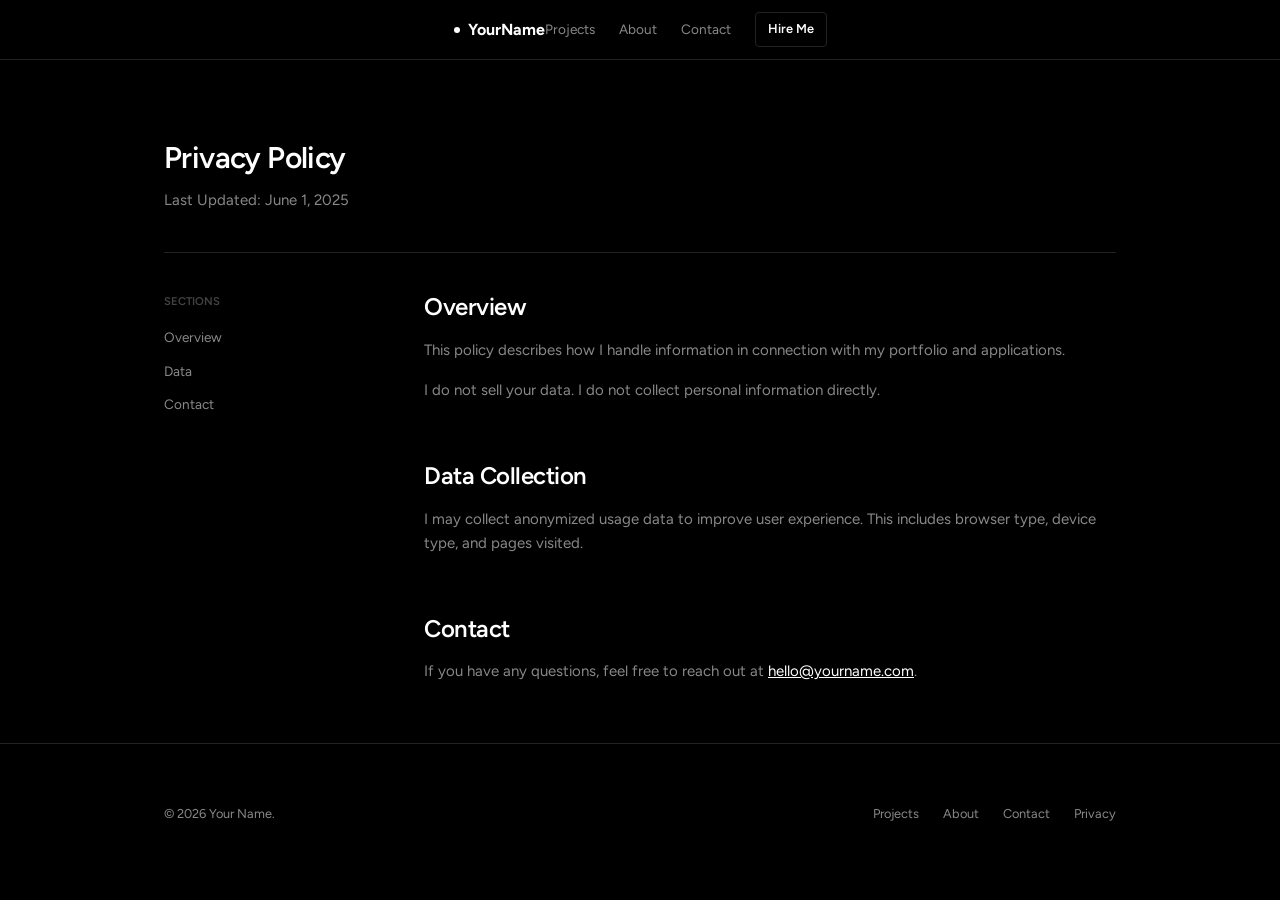
<file: privacy.html>
<!DOCTYPE html>
<html lang="en">
<head>
  <meta charset="UTF-8" />
  <meta name="viewport" content="width=device-width, initial-scale=1.0" />
  <title>Privacy Policy — Your Portfolio</title>
  <meta name="description" content="Privacy Policy for the apps and projects built by [Your Name]." />
  <link rel="stylesheet" href="style.css" />
</head>
<body>

  <!-- ══ NAV ══════════════════════════════════════════════ -->
  <nav class="nav">
    <div class="container">
      <div class="nav__inner">
        <a href="index.html" class="nav__logo">
          <span class="nav__logo-dot"></span>
          YourName
        </a>
        <div class="nav__links">
          <a href="index.html#projects" class="nav__link">Projects</a>
          <a href="index.html#about" class="nav__link">About</a>
          <a href="index.html#contact" class="nav__link">Contact</a>
          <a href="index.html#contact" class="nav__cta">Hire Me</a>
        </div>
      </div>
    </div>
  </nav>

  <!-- ══ HERO ══════════════════════════════════════════════ -->
  <div class="container">
    <div class="policy-hero page-enter">
      <h1 class="policy-hero__title">Privacy Policy</h1>
      <p style="color:var(--text-muted); margin-top:12px;">Last Updated: June 1, 2025</p>
    </div>
  </div>

  <!-- ══ MAIN ══════════════════════════════════════════════ -->
  <div class="container">
    <div class="policy-layout">

      <aside class="policy-toc">
        <p style="font-size:.7rem; font-weight:600; text-transform:uppercase; color:var(--text-subtle); margin-bottom:16px;">Sections</p>
        <a class="policy-toc__link" href="#overview">Overview</a>
        <a class="policy-toc__link" href="#data-collection">Data</a>
        <a class="policy-toc__link" href="#contact">Contact</a>
      </aside>

      <main class="policy-content">
        <section class="policy-section" id="overview">
          <h2>Overview</h2>
          <p>This policy describes how I handle information in connection with my portfolio and applications.</p>
          <p>I do not sell your data. I do not collect personal information directly.</p>
        </section>

        <section class="policy-section" id="data-collection">
          <h2>Data Collection</h2>
          <p>I may collect anonymized usage data to improve user experience. This includes browser type, device type, and pages visited.</p>
        </section>

        <section class="policy-section" id="contact">
          <h2>Contact</h2>
          <p>If you have any questions, feel free to reach out at <a href="mailto:hello@yourname.com" style="color:var(--text); text-decoration:underline;">hello@yourname.com</a>.</p>
        </section>
      </main>
    </div>
  </div>

  <!-- ══ FOOTER ════════════════════════════════════════════ -->
  <footer class="footer">
    <div class="container">
      <div class="footer__inner">
        <p class="footer__copy">© <span id="year"></span> Your Name.</p>
        <nav class="footer__links">
          <a href="index.html#projects" class="footer__link">Projects</a>
          <a href="index.html#about" class="footer__link">About</a>
          <a href="index.html#contact" class="footer__link">Contact</a>
          <a href="privacy.html" class="footer__link">Privacy</a>
        </nav>
      </div>
    </div>
  </footer>

  <script>
    document.getElementById('year').textContent = new Date().getFullYear();

    // ── Active TOC highlight on scroll ──────────────────────────
    const sections = document.querySelectorAll('.policy-section');
    const tocLinks = document.querySelectorAll('.policy-toc__link');

    const observer = new IntersectionObserver((entries) => {
      entries.forEach(entry => {
        if (entry.isIntersecting) {
          const id = entry.target.id;
          tocLinks.forEach(link => {
            link.classList.toggle('active', link.getAttribute('href') === `#${id}`);
          });
        }
      });
    }, { rootMargin: '-20% 0px -70% 0px' });

    sections.forEach(s => observer.observe(s));
  </script>

</body>
</html>
</file>
<file: style.css>
/* ============================================================
   style.css  —  Minimalist Portfolio
   Design: Modern Minimalist Dark
   Fonts: Figtree (system fallback)
   ============================================================ */

@import url('https://fonts.googleapis.com/css2?family=Figtree:wght@300;400;500;600;700&family=JetBrains+Mono:wght@400;500&display=swap');

/* ── Reset & Root ─────────────────────────────────────────── */
*, *::before, *::after { box-sizing: border-box; margin: 0; padding: 0; }

:root {
  --bg:            #000000;
  --bg-offset:     #0a0a0a;
  --border:        #222222;
  --border-hover:  #444444;
  --text:          #ffffff;
  --text-muted:    #888888;
  --text-subtle:   #444444;
  --accent:        #ffffff;
  --radius:        4px;
  --transition:    0.2s ease-in-out;
  --font-body:     'Figtree', system-ui, -apple-system, sans-serif;
  --font-mono:     'JetBrains Mono', monospace;
}

html { scroll-behavior: smooth; }

body {
  background: var(--bg);
  color: var(--text);
  font-family: var(--font-body);
  font-size: 15px;
  line-height: 1.6;
  min-height: 100vh;
  -webkit-font-smoothing: antialiased;
}

/* ── Scrollbar ────────────────────────────────────────────── */
::-webkit-scrollbar { width: 4px; }
::-webkit-scrollbar-track { background: var(--bg); }
::-webkit-scrollbar-thumb { background: var(--border); }
::-webkit-scrollbar-thumb:hover { background: var(--border-hover); }

/* ── Typography ───────────────────────────────────────────── */
h1, h2, h3, h4 { font-weight: 600; line-height: 1.2; color: #fff; letter-spacing: -0.02em; }
a { color: inherit; text-decoration: none; transition: var(--transition); }
a:hover { opacity: 0.7; }
ul { list-style: none; }

/* ── Layout ───────────────────────────────────────────────── */
.container {
  max-width: 1000px;
  margin: 0 auto;
  padding: 0 24px;
}

/* ── NAV ──────────────────────────────────────────────────── */
.nav {
  position: sticky;
  top: 0;
  z-index: 100;
  background: rgba(0,0,0,0.8);
  backdrop-filter: blur(8px);
  border-bottom: 1px solid var(--border);
  height: 60px;
  display: flex;
  align-items: center;
}
.nav__inner {
  display: flex;
  align-items: center;
  justify-content: space-between;
  width: 100%;
}
.nav__logo {
  font-weight: 700;
  font-size: 1rem;
  display: flex;
  align-items: center;
  gap: 8px;
}
.nav__logo-dot {
  width: 6px; height: 6px;
  background: var(--accent);
  border-radius: 50%;
}
.nav__links { display: flex; align-items: center; gap: 24px; }
.nav__link {
  font-size: .85rem;
  color: var(--text-muted);
}
.nav__link:hover,
.nav__link.active { color: var(--text); }

.nav__cta {
  font-size: .8rem;
  font-weight: 600;
  padding: 6px 12px;
  border: 1px solid var(--border);
  border-radius: var(--radius);
}
.nav__cta:hover { border-color: var(--text); background: var(--text); color: var(--bg); }

/* ── HERO ─────────────────────────────────────────────────── */
.hero {
  padding: 80px 0 60px;
}
.hero__eyebrow {
  font-size: .75rem;
  font-weight: 500;
  color: var(--text-muted);
  text-transform: uppercase;
  letter-spacing: 0.1em;
  margin-bottom: 16px;
  display: block;
}
.hero__title {
  font-size: clamp(2.5rem, 5vw, 4rem);
  margin-bottom: 24px;
}
.hero__title em {
  font-style: normal;
  color: var(--text-muted);
}
.hero__sub {
  font-size: 1rem;
  color: var(--text-muted);
  max-width: 600px;
}
.hero__meta {
  display: flex;
  gap: 40px;
  margin-top: 48px;
}
.hero__stat-num {
  font-size: 1.5rem;
  font-weight: 600;
  display: block;
}
.hero__stat-label {
  font-size: .7rem;
  color: var(--text-muted);
  text-transform: uppercase;
  letter-spacing: 0.05em;
}

/* ── FILTER BAR ───────────────────────────────────────────── */
.filter-bar {
  display: flex;
  gap: 8px;
  margin-bottom: 40px;
  flex-wrap: wrap;
}
.filter-btn {
  padding: 6px 14px;
  border-radius: var(--radius);
  border: 1px solid var(--border);
  background: transparent;
  color: var(--text-muted);
  font-size: .8rem;
  cursor: pointer;
  transition: var(--transition);
}
.filter-btn:hover { border-color: var(--border-hover); color: var(--text); }
.filter-btn.active {
  background: var(--text);
  border-color: var(--text);
  color: var(--bg);
}

/* ── SECTION HEADER ───────────────────────────────────────── */
.section-header {
  margin-bottom: 24px;
  display: flex;
  justify-content: space-between;
  align-items: center;
}
.section-label {
  font-size: .7rem;
  font-weight: 600;
  text-transform: uppercase;
  letter-spacing: 0.1em;
  color: var(--text-muted);
}
.section-count { font-size: .7rem; color: var(--text-subtle); }

/* ── PROJECT GRID ─────────────────────────────────────────── */
.projects-grid {
  display: grid;
  grid-template-columns: repeat(auto-fill, minmax(300px, 1fr));
  gap: 32px;
  margin-bottom: 80px;
}

/* ── PROJECT CARD ─────────────────────────────────────────── */
.card {
  display: flex;
  flex-direction: column;
  gap: 16px;
  cursor: pointer;
}
.card__thumb {
  aspect-ratio: 16/10;
  background: var(--bg-offset);
  border: 1px solid var(--border);
  overflow: hidden;
  border-radius: var(--radius);
}
.card__thumb img {
  width: 100%; height: 100%;
  object-fit: cover;
  transition: opacity var(--transition);
}
.card:hover .card__thumb img { opacity: 0.8; }

.card__body { display: flex; flex-direction: column; gap: 8px; }
.card__tags { display: flex; gap: 8px; flex-wrap: wrap; }
.card__tag { font-size: .7rem; color: var(--text-muted); }
.card__title { font-size: 1.1rem; }
.card__desc { font-size: .9rem; color: var(--text-muted); line-height: 1.5; }

.card__tech { display: flex; gap: 8px; flex-wrap: wrap; margin-top: 4px; }
.tech-badge {
  font-size: .65rem;
  color: var(--text-muted);
  border: 1px solid var(--border);
  padding: 2px 6px;
  border-radius: 2px;
}

.card__cta { display: none; } /* Hidden in minimal view, card itself is clickable */

/* ── FOOTER ───────────────────────────────────────────────── */
.footer {
  padding: 60px 0;
  border-top: 1px solid var(--border);
}
.footer__inner {
  display: flex;
  justify-content: space-between;
  align-items: center;
  gap: 24px;
}
.footer__copy { font-size: .8rem; color: var(--text-muted); }
.footer__links { display: flex; gap: 24px; }
.footer__link { font-size: .8rem; color: var(--text-muted); }
.footer__link:hover { color: var(--text); }

/* ── DETAIL PAGE ──────────────────────────────────────────── */
.breadcrumb { padding: 40px 0 20px; font-size: .8rem; color: var(--text-muted); }
.breadcrumb a:hover { color: var(--text); }
.breadcrumb__sep { margin: 0 8px; color: var(--text-subtle); }

.detail-hero { margin-bottom: 40px; }
.detail-thumb-wrap {
  border: 1px solid var(--border);
  border-radius: var(--radius);
  overflow: hidden;
  background: var(--bg-offset);
}
.detail-thumb-wrap img { width: 100%; display: block; }

.detail-layout {
  display: grid;
  grid-template-columns: 1fr 280px;
  gap: 60px;
  margin-bottom: 80px;
}

.detail-title { font-size: 2.5rem; margin-bottom: 16px; }
.detail-short-desc { font-size: 1.1rem; color: var(--text-muted); margin-bottom: 32px; }

.detail-actions { display: flex; gap: 12px; margin-bottom: 40px; }
.btn-action {
  padding: 8px 16px;
  font-size: .85rem;
  font-weight: 500;
  border: 1px solid var(--border);
  border-radius: var(--radius);
}
.btn-action--primary { background: var(--text); color: var(--bg); border-color: var(--text); }
.btn-action--primary:hover { opacity: 0.9; }

.detail-desc { font-size: 1rem; color: var(--text-muted); }
.detail-desc h3 { color: var(--text); font-size: 1.2rem; margin: 32px 0 12px; }
.detail-desc p { margin-bottom: 16px; }
.detail-desc ul { margin-bottom: 16px; padding-left: 20px; list-style: disc; }
.detail-desc li { margin-bottom: 8px; }

.gallery-section { margin-top: 60px; }
.gallery-label { font-size: .7rem; font-weight: 600; text-transform: uppercase; color: var(--text-muted); margin-bottom: 16px; }
.gallery-grid { display: grid; grid-template-columns: repeat(2, 1fr); gap: 16px; }
.gallery-item { border: 1px solid var(--border); border-radius: var(--radius); overflow: hidden; cursor: pointer; }
.gallery-item img { width: 100%; display: block; transition: var(--transition); }
.gallery-item:hover img { opacity: 0.8; }

.sidebar-card { border: 1px solid var(--border); border-radius: var(--radius); padding: 24px; margin-bottom: 24px; }
.sidebar-card__title { font-size: .7rem; font-weight: 600; text-transform: uppercase; color: var(--text-muted); margin-bottom: 16px; }
.sidebar-info-row { display: flex; justify-content: space-between; padding: 8px 0; border-bottom: 1px solid var(--border); font-size: .85rem; }
.sidebar-info-row:last-child { border-bottom: none; }
.sidebar-info-label { color: var(--text-muted); }
.sidebar-tech { display: flex; flex-wrap: wrap; gap: 6px; }

/* ── LIGHTBOX ────────────────────────────────────────────── */
.lightbox {
  position: fixed; inset: 0; z-index: 1000; background: rgba(0,0,0,0.95);
  display: none; align-items: center; justify-content: center; padding: 40px;
}
.lightbox.open { display: flex; }
.lightbox__content { position: relative; max-width: 100%; max-height: 100%; }
.lightbox__img { max-width: 100%; max-height: 90vh; border-radius: var(--radius); }
.lightbox__close { position: absolute; top: -40px; right: 0; background: none; border: none; color: #fff; font-size: 1.5rem; cursor: pointer; }

/* ── PRIVACY PAGE ────────────────────────────────────────── */
.policy-hero { padding: 80px 0 40px; border-bottom: 1px solid var(--border); margin-bottom: 40px; }
.policy-layout { display: grid; grid-template-columns: 200px 1fr; gap: 60px; }
.policy-toc { position: sticky; top: 100px; }
.policy-toc__link { display: block; font-size: .85rem; color: var(--text-muted); margin-bottom: 12px; }
.policy-toc__link.active { color: var(--text); font-weight: 500; }
.policy-section { margin-bottom: 60px; }
.policy-section h2 { font-size: 1.5rem; margin-bottom: 16px; }
.policy-section p { color: var(--text-muted); margin-bottom: 16px; }

/* ── RESPONSIVE ───────────────────────────────────────────── */
@media (max-width: 800px) {
  .detail-layout, .policy-layout { grid-template-columns: 1fr; }
  .policy-toc { display: none; }
}
@media (max-width: 600px) {
  .hero__meta { flex-direction: column; gap: 20px; }
  .projects-grid { grid-template-columns: 1fr; }
  .nav__links { display: none; }
}
</file>
